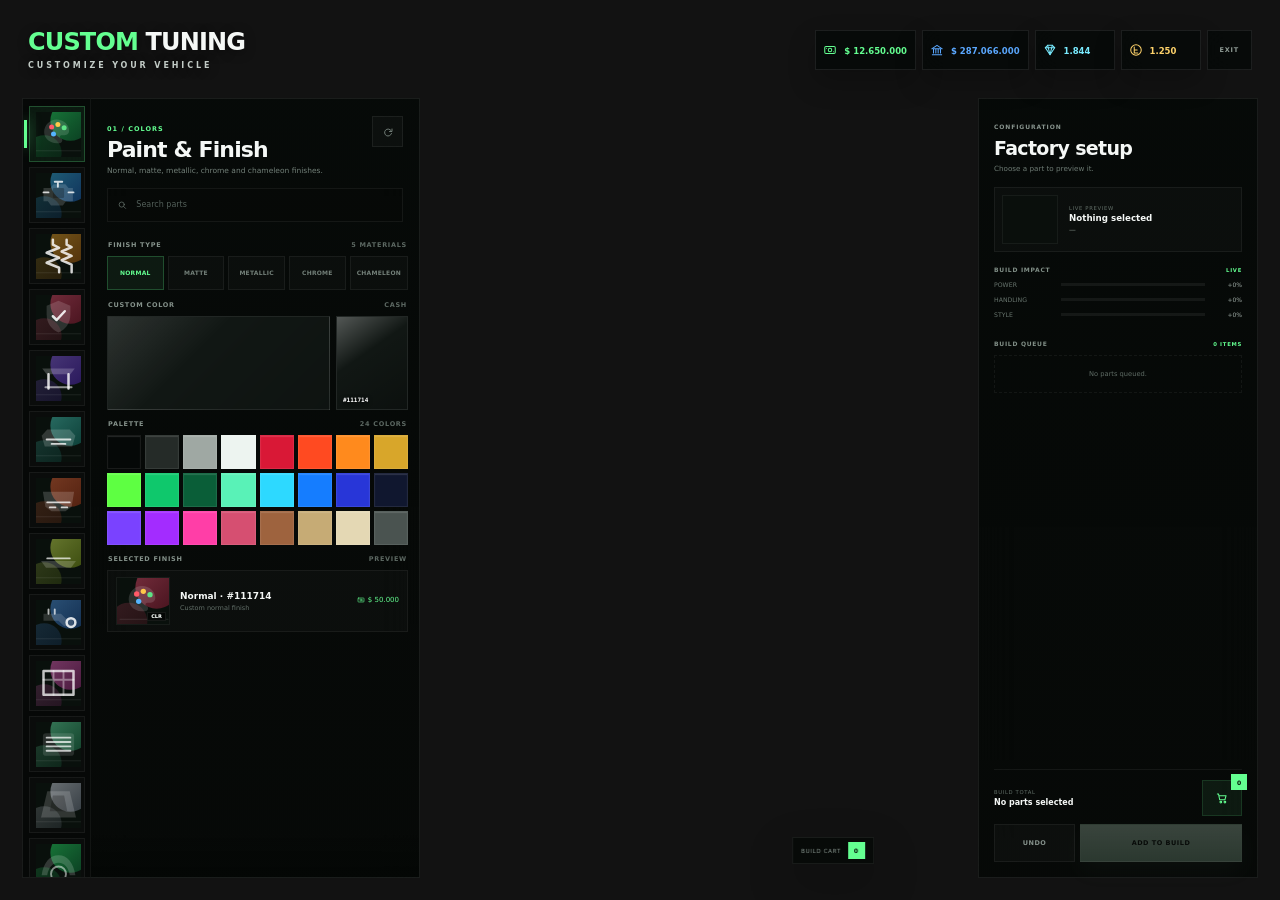
<file: index.html>
<!doctype html>
<html lang="en">
<head>
  <meta charset="UTF-8" />
  <meta name="viewport" content="width=device-width, initial-scale=1.0" />
  <meta name="color-scheme" content="dark" />
  <title>Custom Tuning UI</title>
  <link rel="stylesheet" href="style.css" />
</head>
<body>
  <svg class="svg-defs" aria-hidden="true">
    <symbol id="i-search" viewBox="0 0 24 24"><circle cx="11" cy="11" r="6"/><path d="m16 16 4 4"/></symbol>
    <symbol id="i-close" viewBox="0 0 24 24"><path d="m6 6 12 12M18 6 6 18"/></symbol>
    <symbol id="i-cart" viewBox="0 0 24 24"><path d="M4 5h2l2 10h9l2-7H7"/><circle cx="10" cy="19" r="1.5"/><circle cx="17" cy="19" r="1.5"/></symbol>
    <symbol id="i-cash" viewBox="0 0 24 24"><rect x="3" y="6" width="18" height="12" rx="2"/><circle cx="12" cy="12" r="3"/><path d="M6 9h.01M18 15h.01"/></symbol>
    <symbol id="i-bank" viewBox="0 0 24 24"><path d="m3 10 9-6 9 6"/><path d="M5 10h14M6 10v7M10 10v7M14 10v7M18 10v7M4 20h16"/></symbol>
    <symbol id="i-diamond" viewBox="0 0 24 24"><path d="m4 8 4-4h8l4 4-8 12L4 8Z"/><path d="m8 4 4 16 4-16M4 8h16"/></symbol>
    <symbol id="i-lei" viewBox="0 0 24 24"><circle cx="12" cy="12" r="9"/><path d="M9 7v10h6M9 12h5"/></symbol>
    <symbol id="i-reset" viewBox="0 0 24 24"><path d="M20 6v5h-5"/><path d="M18 9a7 7 0 1 0 1 6"/></symbol>
    <symbol id="i-check" viewBox="0 0 24 24"><path d="m5 12 4 4L19 6"/></symbol>
  </svg>

  <main id="app" class="app">
    <header class="hud-head">
      <div class="title-lockup">
        <b><span>CUSTOM</span> TUNING</b>
        <small>Customize your vehicle</small>
      </div>

      <div class="wallet" aria-label="Balances">
        <div class="wallet-chip cash"><svg><use href="#i-cash"/></svg><span><small>CASH</small><b id="cashBalance">$ 12.650.000</b></span></div>
        <div class="wallet-chip bank"><svg><use href="#i-bank"/></svg><span><small>BANK</small><b id="bankBalance">$ 287.066.000</b></span></div>
        <div class="wallet-chip diamond"><svg><use href="#i-diamond"/></svg><span><small>DIAMANTE</small><b id="diamondBalance">1.844</b></span></div>
        <div class="wallet-chip lei"><svg><use href="#i-lei"/></svg><span><small>LEI</small><b id="leiBalance">1.250</b></span></div>
        <button id="closeGui" class="exit-btn">EXIT</button>
      </div>
    </header>

    <section class="left-layout">
      <aside class="category-rail" id="categoryRail" aria-label="Tuning categories"></aside>

      <section class="parts-panel">
        <div class="parts-head">
          <div>
            <span id="categoryKicker">01 / COLORS</span>
            <h1 id="categoryTitle">Paint & Finish</h1>
            <p id="categoryDescription">Choose a finish and color.</p>
          </div>
          <button class="icon-btn" id="resetCategory" title="Reset category"><svg><use href="#i-reset"/></svg></button>
        </div>

        <label class="search-row">
          <svg><use href="#i-search"/></svg>
          <input id="searchInput" type="search" placeholder="Search parts" autocomplete="off" />
        </label>

        <div id="partsScroll" class="parts-scroll">
          <div id="partsContent"></div>
        </div>
        <div class="parts-fade"></div>
      </section>
    </section>

    <aside class="config-panel">
      <div class="config-head">
        <span>CONFIGURATION</span>
        <h2 id="selectedTitle">Factory setup</h2>
        <p id="selectedSubtitle">Choose a part to preview it.</p>
      </div>

      <div id="selectedPreview" class="selected-preview">
        <div id="selectedArt" class="selected-art"></div>
        <div>
          <small>LIVE PREVIEW</small>
          <b id="selectedName">Nothing selected</b>
          <span id="selectedPrice">—</span>
        </div>
      </div>

      <div class="impact-box">
        <div class="section-head"><span>BUILD IMPACT</span><small>LIVE</small></div>
        <div class="impact-row"><span>POWER</span><i><b id="impactPower"></b></i><em id="impactPowerText">+0%</em></div>
        <div class="impact-row"><span>HANDLING</span><i><b id="impactHandling"></b></i><em id="impactHandlingText">+0%</em></div>
        <div class="impact-row"><span>STYLE</span><i><b id="impactStyle"></b></i><em id="impactStyleText">+0%</em></div>
      </div>

      <div class="queue-box">
        <div class="section-head"><span>BUILD QUEUE</span><small id="buildCount">0 ITEMS</small></div>
        <div id="miniBuild" class="mini-build"><div class="mini-empty">No parts queued.</div></div>
      </div>

      <div class="config-bottom">
        <div class="build-total">
          <div><small>BUILD TOTAL</small><b id="buildTotal">No parts selected</b></div>
          <button id="openCart" class="cart-btn"><svg><use href="#i-cart"/></svg><span id="cartBadge">0</span></button>
        </div>
        <div class="action-row">
          <button id="undoPreview" class="ghost-btn">UNDO</button>
          <button id="addToBuild" class="add-btn" disabled>ADD TO BUILD</button>
        </div>
      </div>
    </aside>

    <section id="cartTarget" class="cart-stage" aria-label="Build cart">
      <canvas id="cartCanvas"></canvas>
      <div id="cartSlots" class="cart-slots"></div>
      <div class="cart-caption"><span>BUILD CART</span><b id="cart3dCount">0</b></div>
    </section>

    <aside id="cartDrawer" class="cart-drawer">
      <div class="drawer-head">
        <div><span>SHOPPING CART</span><h2>Your build</h2></div>
        <button id="closeCart" class="icon-btn"><svg><use href="#i-close"/></svg></button>
      </div>
      <div id="cartItems" class="cart-items"></div>
      <div id="cartEmpty" class="cart-empty">
        <svg><use href="#i-cart"/></svg>
        <b>Your cart is empty</b>
        <span>Add tuning parts from the list.</span>
      </div>
      <div class="cart-totals">
        <div><span>Cash</span><b id="totalCash">$ 0</b></div>
        <div><span>Diamante</span><b id="totalDiamonds">0 ◆</b></div>
        <div><span>Lei</span><b id="totalLei">0 L</b></div>
      </div>
      <button id="checkoutButton" class="checkout-btn" disabled>PAY & INSTALL <svg><use href="#i-check"/></svg></button>
      <button id="clearCart" class="clear-cart">Clear build</button>
    </aside>

    <div id="paymentLayer" class="payment-layer">
      <div class="payment-card">
        <span>PAYMENT IN PROGRESS</span>
        <b id="paymentModeLabel">CARD INSERT</b>
        <small>Menu locked until the animation finishes</small>
        <svg class="terminal-svg" viewBox="0 0 220 300">
          <g>
            <rect x="55" y="42" width="110" height="214" rx="18" fill="#202426" stroke="#3d65c7" stroke-width="4"/>
            <rect x="65" y="92" width="90" height="118" rx="7" fill="#101415" stroke="#080909" stroke-width="4"/>
            <rect x="64" y="56" width="92" height="27" rx="7" fill="#2c3133"/>
            <path d="M103 69c4-5 10-5 14 0M107 73c2-2 4-2 6 0" fill="none" stroke="#fff" stroke-width="2" stroke-linecap="round"/>
            <circle cx="110" cy="151" r="28" fill="#00bf63" class="pay-check-circle"/>
            <path d="m98 151 8 8 16-18" fill="none" stroke="#fff" stroke-width="5" stroke-linecap="round" stroke-linejoin="round" class="pay-check-mark"/>
          </g>
          <g class="pay-card">
            <rect x="65" y="225" width="96" height="58" rx="7" fill="#3993ff"/>
            <rect x="76" y="237" width="17" height="12" rx="3" fill="#eef4ff"/>
            <text x="77" y="263" font-size="8" fill="#fff" font-family="monospace">1234 5678 9012 3456</text>
            <text x="133" y="275" font-size="9" font-weight="800" fill="#fff" font-family="Arial">VISA</text>
          </g>
        </svg>
      </div>
    </div>

    <div id="closedScreen" class="closed-screen"><button id="reopenUi">OPEN TUNING UI</button></div>
    <div id="toastStack" class="toast-stack"></div>
  </main>

  <script src="app.js"></script>
</body>
</html>
</file>
<file: style.css>
:root{
  --ink:#f5f8f6;
  --muted:#93a09a;
  --muted2:#69756f;
  --green:#64ff91;
  --green2:#2bd968;
  --cyan:#79ebff;
  --blue:#5ba8ff;
  --gold:#ffd36b;
  --danger:#ff6c77;
  --panel:rgba(5,9,7,.84);
  --panel2:rgba(8,13,10,.72);
  --line:rgba(255,255,255,.10);
  --line2:rgba(255,255,255,.16);
  --ease:cubic-bezier(.2,.8,.2,1);
  --spring:cubic-bezier(.22,1,.36,1);
  --rail:68px;
  --parts:360px;
  --config:300px;
  font-family:Inter,ui-sans-serif,system-ui,-apple-system,BlinkMacSystemFont,"Segoe UI",sans-serif;
}
*{box-sizing:border-box}
html,body{margin:0;width:100%;height:100%;overflow:hidden;background:transparent!important;color:var(--ink)}
body{user-select:none}
button,input{font:inherit}
button{color:inherit}
button,input{outline:none}
button{border:0}
svg{width:1em;height:1em;fill:none;stroke:currentColor;stroke-width:1.75;stroke-linecap:round;stroke-linejoin:round}
.svg-defs{position:absolute;width:0;height:0;overflow:hidden}
.app{position:relative;width:100vw;height:100vh;overflow:hidden;background:transparent}
.app.locked{pointer-events:none}
.app.locked .payment-layer{pointer-events:auto}

.hud-head{
  position:absolute;z-index:50;left:28px;right:28px;top:20px;height:60px;
  display:flex;align-items:center;
}
.title-lockup{min-width:270px;text-shadow:0 2px 12px rgba(0,0,0,.45)}
.title-lockup b{display:block;font-size:28px;letter-spacing:-.035em;font-weight:900;line-height:1}
.title-lockup b span{color:var(--green)}
.title-lockup small{display:block;margin-top:7px;font-size:8px;letter-spacing:.36em;color:#c2cbc6;font-weight:700;text-transform:uppercase}
.wallet{margin-left:auto;display:flex;align-items:center;gap:6px}
.wallet-chip{
  min-width:94px;height:40px;padding:0 8px 0 7px;display:flex;align-items:center;gap:7px;
  background:rgba(5,9,7,.76);border:1px solid rgba(255,255,255,.085);
  box-shadow:0 12px 28px rgba(0,0,0,.22);backdrop-filter:blur(18px)
}
.wallet-chip>svg{width:14px;height:14px}
.wallet-chip small{display:block;font-size:5.5px;letter-spacing:.13em;color:#637069;font-weight:900}
.wallet-chip b{display:block;margin-top:2px;font-size:8.5px}
.wallet-chip.cash>svg,.wallet-chip.cash b{color:var(--green)}
.wallet-chip.bank>svg,.wallet-chip.bank b{color:var(--blue)}
.wallet-chip.diamond>svg,.wallet-chip.diamond b{color:var(--cyan)}
.wallet-chip.lei>svg,.wallet-chip.lei b{color:var(--gold)}
.exit-btn{
  height:40px;padding:0 12px;background:rgba(5,9,7,.76);border:1px solid rgba(255,255,255,.085);
  color:#8f9b95;font-size:6.5px;font-weight:900;letter-spacing:.12em;cursor:pointer;backdrop-filter:blur(18px)
}
.exit-btn:hover{color:#fff;border-color:rgba(255,255,255,.16)}

.left-layout{
  position:absolute;z-index:30;left:22px;top:98px;bottom:22px;
  display:grid;grid-template-columns:var(--rail) var(--parts);
  animation:leftIn .55s var(--spring) both
}
@keyframes leftIn{from{opacity:0;transform:translateX(-18px)}to{opacity:1;transform:none}}
.category-rail{
  background:rgba(4,7,5,.82);border:1px solid rgba(255,255,255,.08);border-right:0;
  padding:7px 5px;overflow:auto;scrollbar-width:none;backdrop-filter:blur(18px)
}
.category-rail::-webkit-scrollbar{display:none}
.category-btn{
  width:56px;height:56px;margin:0 auto 5px;display:grid;place-items:center;position:relative;cursor:pointer;
  color:#8a9690;background:rgba(255,255,255,.018);border:1px solid rgba(255,255,255,.055);
  transition:.2s var(--ease);overflow:visible
}
.category-btn::before{
  content:"";position:absolute;left:-6px;top:50%;width:3px;height:0;transform:translateY(-50%);
  background:var(--green);box-shadow:0 0 14px rgba(100,255,145,.6);transition:.2s var(--ease)
}
.category-btn::after{
  content:attr(data-label);position:absolute;z-index:100;left:64px;top:50%;transform:translateY(-50%) translateX(-5px);
  padding:7px 9px;white-space:nowrap;background:rgba(3,6,4,.94);border:1px solid rgba(255,255,255,.08);
  color:#dce5e0;font-size:7px;font-weight:900;letter-spacing:.08em;text-transform:uppercase;
  opacity:0;pointer-events:none;transition:.15s var(--ease)
}
.category-btn:hover::after{opacity:1;transform:translateY(-50%)}
.category-btn:hover{border-color:rgba(255,255,255,.14);background:rgba(255,255,255,.04);color:#fff}
.category-btn.active{border-color:rgba(100,255,145,.24);background:rgba(100,255,145,.075);color:var(--green)}
.category-btn.active::before{height:28px}
.category-art-mini{width:45px;height:45px;display:grid;place-items:center;overflow:hidden}
.category-art-mini svg{width:45px;height:45px;stroke:none}

.parts-panel{
  position:relative;display:flex;flex-direction:column;min-width:0;overflow:hidden;
  background:linear-gradient(180deg,rgba(5,9,7,.88),rgba(4,7,5,.80));border:1px solid rgba(255,255,255,.08);
  border-left-color:rgba(255,255,255,.045);backdrop-filter:blur(20px)
}
.parts-head{display:flex;align-items:flex-start;gap:12px;padding:17px 16px 11px}
.parts-head span{font-size:6.5px;color:var(--green);font-weight:900;letter-spacing:.16em}
.parts-head h1{margin:4px 0 5px;font-size:22px;letter-spacing:-.04em;line-height:1}
.parts-head p{margin:0;font-size:7.5px;line-height:1.45;color:#738079;max-width:255px}
.icon-btn{
  width:31px;height:31px;display:grid;place-items:center;margin-left:auto;background:rgba(255,255,255,.025);
  border:1px solid rgba(255,255,255,.065);color:#7e8b84;cursor:pointer;transition:.18s var(--ease)
}
.icon-btn:hover{color:#fff;background:rgba(255,255,255,.05);border-color:rgba(255,255,255,.12)}
.icon-btn svg{width:12px;height:12px}
.search-row{
  height:34px;margin:0 16px 10px;display:flex;align-items:center;gap:7px;padding:0 9px;
  border:1px solid rgba(255,255,255,.06);background:rgba(0,0,0,.12)
}
.search-row svg{width:11px;color:#66736c}
.search-row input{width:100%;border:0;background:transparent;color:#e0e7e3;font-size:8px}
.search-row input::placeholder{color:#53605a}
.parts-scroll{flex:1;min-height:0;overflow:auto;padding:0 11px 44px 16px;scrollbar-width:thin;scrollbar-color:rgba(100,255,145,.18) transparent}
.parts-scroll::-webkit-scrollbar{width:4px}.parts-scroll::-webkit-scrollbar-thumb{background:rgba(100,255,145,.18)}
.parts-fade{position:absolute;left:0;right:0;bottom:0;height:48px;background:linear-gradient(transparent,rgba(4,7,5,.92));pointer-events:none}
.section-label{display:flex;align-items:center;justify-content:space-between;margin:9px 1px 7px;font-size:6.5px;color:#85928b;font-weight:900;letter-spacing:.11em;text-transform:uppercase}
.section-label span:last-child{color:#5d6963}

.option-list{display:flex;flex-direction:column;gap:5px}
.option-card{
  position:relative;min-height:62px;display:grid;grid-template-columns:55px minmax(0,1fr) auto;align-items:center;gap:9px;
  padding:6px 8px;background:rgba(255,255,255,.018);border:1px solid rgba(255,255,255,.06);cursor:pointer;overflow:hidden;
  transition:transform .18s var(--ease),border-color .18s var(--ease),background .18s var(--ease),box-shadow .18s var(--ease)
}
.option-card:hover{transform:translateX(3px);border-color:rgba(255,255,255,.13);background:rgba(255,255,255,.035)}
.option-card.selected{border-color:rgba(100,255,145,.28);background:linear-gradient(90deg,rgba(100,255,145,.08),rgba(100,255,145,.018));box-shadow:inset 3px 0 0 var(--green)}
.option-card.premium{border-color:rgba(255,211,107,.17);background:linear-gradient(90deg,rgba(255,211,107,.055),rgba(255,255,255,.012))}
.option-thumb{width:54px;height:48px;position:relative;display:grid;place-items:center;overflow:hidden;background:#0a0f0c;border:1px solid rgba(255,255,255,.055)}
.option-thumb svg{width:54px;height:48px;stroke:none}
.thumb-code{
  position:absolute;right:3px;bottom:3px;padding:1px 3px;background:rgba(3,6,4,.82);border:1px solid rgba(255,255,255,.07);
  color:#eff5f1;font-size:4.8px;font-weight:950;letter-spacing:.04em
}
.option-copy{min-width:0}
.option-copy b{display:flex;align-items:center;gap:5px;font-size:9px}
.option-copy small{display:block;margin-top:3px;color:#65726b;font-size:6.5px;white-space:nowrap;overflow:hidden;text-overflow:ellipsis}
.option-price{text-align:right;font-size:7px;color:#abb5b0}
.price{display:inline-flex;align-items:center;gap:3px}.price svg{width:8px;height:8px}.price.cash{color:var(--green)}.price.diamond{color:var(--cyan)}.price.lei{color:var(--gold)}
.multi-price{display:flex;gap:5px;justify-content:flex-end}
.badge{padding:2px 4px;font-size:5px!important;letter-spacing:.08em;border:1px solid rgba(100,255,145,.15);background:rgba(100,255,145,.06);color:var(--green);font-weight:900}
.badge.gold{border-color:rgba(255,211,107,.20);background:rgba(255,211,107,.07);color:var(--gold)}

.gold-rain{position:absolute;inset:0;pointer-events:none;overflow:hidden}
.gold-rain i{position:absolute;top:-10px;width:3px;height:6px;background:linear-gradient(#fff4ad,#d49c27);opacity:0;animation:goldFall var(--dur,2s) linear infinite;animation-delay:var(--delay,0s);left:var(--x,50%)}
@keyframes goldFall{0%{transform:translateY(-10px) rotate(0);opacity:0}12%{opacity:.95}100%{transform:translateY(90px) rotate(250deg);opacity:0}}

.finish-tabs{display:grid;grid-template-columns:repeat(5,1fr);gap:4px;margin-bottom:11px}
.finish-tab{height:34px;background:rgba(255,255,255,.018);border:1px solid rgba(255,255,255,.06);color:#74817a;cursor:pointer;font-size:6px;font-weight:900;text-transform:uppercase;letter-spacing:.04em}
.finish-tab:hover{color:#fff;background:rgba(255,255,255,.04)}
.finish-tab.active{color:var(--green);border-color:rgba(100,255,145,.23);background:rgba(100,255,145,.065)}
.finish-tab.premium.active{color:var(--gold);border-color:rgba(255,211,107,.22);background:rgba(255,211,107,.055)}
.color-workbench{display:grid;grid-template-columns:1fr 72px;gap:6px;margin-bottom:10px}
.color-picker{height:94px;border:1px solid rgba(255,255,255,.07);background:linear-gradient(135deg,rgba(255,255,255,.12),transparent 40%,rgba(0,0,0,.16)),var(--pick);position:relative;overflow:hidden}
.color-picker input{position:absolute;inset:0;width:100%;height:100%;opacity:0;cursor:crosshair}
.color-value{position:relative;background:var(--pick);border:1px solid rgba(255,255,255,.07);overflow:hidden}
.color-value::after{content:"";position:absolute;inset:0;background:linear-gradient(145deg,rgba(255,255,255,.28),transparent 40%,rgba(0,0,0,.3))}
.color-value code{position:absolute;left:6px;bottom:6px;z-index:2;color:#fff;font:700 6px ui-monospace,monospace;text-shadow:0 1px 4px #000}
.swatch-grid{display:grid;grid-template-columns:repeat(8,1fr);gap:4px;margin-bottom:10px}
.swatch{aspect-ratio:1;border:1px solid rgba(255,255,255,.08);background:var(--swatch);cursor:pointer;box-shadow:inset 0 1px 1px rgba(255,255,255,.13);transition:.15s var(--ease)}
.swatch:hover{transform:translateY(-2px) scale(1.03)}.swatch.active{box-shadow:0 0 0 2px rgba(100,255,145,.75)}
.swatch.rainbow{background:conic-gradient(#ff4747,#ffd64b,#6aff73,#43dcff,#6f65ff,#ff49cf,#ff4747)}
.stage-grid{display:grid;grid-template-columns:1fr 1fr;gap:5px}
.stage-card{min-height:88px;padding:10px;position:relative;overflow:hidden;background:rgba(255,255,255,.018);border:1px solid rgba(255,255,255,.06);cursor:pointer;transition:.18s var(--ease)}
.stage-card:hover{transform:translateY(-2px);border-color:rgba(255,255,255,.13)}
.stage-card.selected{border-color:rgba(100,255,145,.26);background:rgba(100,255,145,.045)}
.stage-card.premium{grid-column:1/-1;min-height:100px;border-color:rgba(255,211,107,.18);background:linear-gradient(110deg,rgba(255,211,107,.055),rgba(255,255,255,.014))}
.stage-card small{font-size:5.5px;letter-spacing:.12em;color:#69766f;font-weight:900}
.stage-card h3{font-size:11px;margin:4px 0 4px}.stage-card p{font-size:6.7px;color:#6a7770;line-height:1.4;margin:0;max-width:74%}.stage-price{position:absolute;right:9px;bottom:9px}
.empty-options{padding:24px 10px;text-align:center;color:#64716a;font-size:7px}.empty-options b{display:block;color:#a7b2ac;font-size:9px;margin-bottom:4px}

.config-panel{
  position:absolute;z-index:32;right:22px;top:98px;bottom:22px;width:var(--config);
  padding:15px;background:linear-gradient(180deg,rgba(5,9,7,.86),rgba(4,7,5,.82));border:1px solid rgba(255,255,255,.08);
  backdrop-filter:blur(20px);display:flex;flex-direction:column;animation:rightIn .55s .06s var(--spring) both
}
@keyframes rightIn{from{opacity:0;transform:translateX(18px)}to{opacity:1;transform:none}}
.config-head>span{font-size:6px;color:#89958f;font-weight:900;letter-spacing:.15em}.config-head h2{margin:4px 0 5px;font-size:19px;letter-spacing:-.035em}.config-head p{margin:0;font-size:7.2px;line-height:1.4;color:#6d7a73}
.selected-preview{margin-top:13px;display:grid;grid-template-columns:58px 1fr;gap:9px;align-items:center;padding:7px;background:rgba(255,255,255,.018);border:1px solid rgba(255,255,255,.06);position:relative;overflow:hidden}
.selected-art{width:56px;height:49px;background:#0a0f0c;border:1px solid rgba(255,255,255,.055);display:grid;place-items:center;overflow:hidden}
.selected-art svg{width:56px;height:49px;stroke:none}.selected-preview small{display:block;font-size:5.3px;color:#637069;letter-spacing:.12em}.selected-preview b{display:block;font-size:8.7px;margin-top:2px}.selected-preview span{display:block;font-size:6.8px;color:#8a9790;margin-top:3px}
.impact-box,.queue-box{margin-top:14px}.section-head{display:flex;align-items:center;justify-content:space-between;margin-bottom:8px;font-size:6px;color:#829088;font-weight:900;letter-spacing:.12em}.section-head small{font-size:5.3px;color:var(--green)}
.impact-row{display:grid;grid-template-columns:60px 1fr 30px;align-items:center;gap:7px;margin:8px 0;font-size:6.2px;color:#68756e}.impact-row i{height:3px;background:rgba(255,255,255,.06);overflow:hidden}.impact-row i b{display:block;height:100%;width:0;background:var(--green);box-shadow:0 0 8px rgba(100,255,145,.45);transition:width .35s var(--ease)}.impact-row em{font-style:normal;text-align:right;font-size:6px;color:#9da9a3}
.queue-box{min-height:0}.mini-build{max-height:190px;overflow:auto;scrollbar-width:none;display:flex;flex-direction:column;gap:4px}.mini-build::-webkit-scrollbar{display:none}
.mini-item{display:flex;align-items:center;justify-content:space-between;padding:6px 7px;background:rgba(255,255,255,.016);border:1px solid rgba(255,255,255,.045);font-size:6.5px;color:#aeb8b3}.mini-item span:last-child{color:#65726c}
.mini-empty{padding:14px 8px;text-align:center;border:1px dashed rgba(255,255,255,.05);color:#5f6c65;font-size:6.7px}
.config-bottom{margin-top:auto;border-top:1px solid rgba(255,255,255,.055);padding-top:10px}
.build-total{display:flex;align-items:center;justify-content:space-between}.build-total small{display:block;font-size:5.3px;color:#64716a;letter-spacing:.12em}.build-total b{display:block;margin-top:3px;font-size:8px}
.cart-btn{width:40px;height:36px;display:grid;place-items:center;position:relative;background:rgba(100,255,145,.065);border:1px solid rgba(100,255,145,.13);color:var(--green);cursor:pointer}.cart-btn svg{width:14px}.cart-btn span{position:absolute;right:-6px;top:-7px;min-width:16px;height:16px;padding:0 4px;background:var(--green);color:#061009;font-size:6px;font-weight:900;display:grid;place-items:center}
.action-row{display:grid;grid-template-columns:.7fr 1.4fr;gap:5px;margin-top:8px}.ghost-btn,.add-btn,.checkout-btn{height:38px;font-size:6.5px;font-weight:900;letter-spacing:.08em;text-transform:uppercase;cursor:pointer;transition:.18s var(--ease)}
.ghost-btn{background:rgba(255,255,255,.022);border:1px solid rgba(255,255,255,.06);color:#85918b}.ghost-btn:hover{color:#fff;background:rgba(255,255,255,.045)}
.add-btn,.checkout-btn{background:linear-gradient(180deg,#78ffa2,#31da69);border:1px solid rgba(100,255,145,.35);color:#061009;box-shadow:0 10px 24px rgba(49,218,105,.15)}
.add-btn:hover:not(:disabled),.checkout-btn:hover:not(:disabled){transform:translateY(-1px);box-shadow:0 13px 28px rgba(49,218,105,.22)}.add-btn:disabled,.checkout-btn:disabled{opacity:.27;cursor:not-allowed;filter:saturate(.25)}

.cart-stage{
  position:absolute;z-index:20;right:calc(var(--config) + 52px);bottom:36px;width:230px;height:190px;
  pointer-events:none;filter:drop-shadow(0 18px 22px rgba(0,0,0,.28))
}
#cartCanvas{position:absolute;inset:0;width:230px;height:185px;background:transparent}
.cart-slots{position:absolute;left:71px;top:66px;width:90px;height:68px;pointer-events:none}
.cart-drop-chip{
  position:absolute;left:var(--x);top:var(--y);width:30px;height:20px;transform:translate(-50%,-50%) rotate(var(--r));
  background:linear-gradient(145deg,rgba(255,255,255,.14),rgba(100,255,145,.06));border:1px solid rgba(100,255,145,.22);
  color:#dff7e7;display:grid;place-items:center;font-size:4.8px;font-weight:950;opacity:.9
}
.cart-caption{position:absolute;left:50%;bottom:0;transform:translateX(-50%);height:27px;padding:0 8px;display:flex;align-items:center;gap:7px;background:rgba(5,9,7,.82);border:1px solid rgba(255,255,255,.07);backdrop-filter:blur(12px);font-size:5.7px;color:#8b9891;letter-spacing:.1em;white-space:nowrap}
.cart-caption b{min-width:17px;height:17px;padding:0 4px;background:var(--green);color:#061009;display:grid;place-items:center;font-size:6px}
.cart-stage.impact{animation:cartImpact .42s var(--spring)}
@keyframes cartImpact{0%{transform:none}35%{transform:translateY(2px) scale(.985)}70%{transform:translateY(-2px) scale(1.01)}100%{transform:none}}

.fly-part{
  position:fixed!important;z-index:180!important;margin:0!important;pointer-events:none!important;
  transform-origin:center!important;box-shadow:0 24px 60px rgba(0,0,0,.48)!important
}
.fly-spark{position:fixed;z-index:190;width:4px;height:4px;background:var(--green);box-shadow:0 0 9px rgba(100,255,145,.8);pointer-events:none;animation:spark .52s var(--ease) forwards}
.fly-spark.gold{background:var(--gold);box-shadow:0 0 9px rgba(255,211,107,.85)}
@keyframes spark{to{transform:translate(var(--sx),var(--sy)) scale(0);opacity:0}}

.cart-drawer{
  position:absolute;z-index:80;right:22px;top:98px;bottom:22px;width:360px;padding:15px;background:rgba(4,7,5,.94);border:1px solid rgba(255,255,255,.08);
  backdrop-filter:blur(24px);display:flex;flex-direction:column;transform:translateX(calc(100% + 30px));opacity:0;pointer-events:none;transition:.36s var(--spring)
}
.cart-drawer.open{transform:none;opacity:1;pointer-events:auto}
.drawer-head{display:flex;align-items:flex-start}.drawer-head span{font-size:6px;color:var(--green);font-weight:900;letter-spacing:.15em}.drawer-head h2{font-size:18px;margin:4px 0 0}.drawer-head .icon-btn{margin-left:auto}
.cart-items{display:flex;flex-direction:column;gap:5px;margin-top:13px;overflow:auto;scrollbar-width:none}.cart-items::-webkit-scrollbar{display:none}
.cart-item{display:grid;grid-template-columns:48px 1fr auto 18px;gap:7px;align-items:center;padding:6px;background:rgba(255,255,255,.016);border:1px solid rgba(255,255,255,.05)}
.cart-item-art{width:46px;height:40px;background:#0a0f0c;overflow:hidden}.cart-item-art svg{width:46px;height:40px;stroke:none}.cart-item b{font-size:8px}.cart-item small{display:block;margin-top:2px;font-size:6px;color:#65726b}.cart-item-price{font-size:6.5px;color:#aab5af}.remove-item{background:transparent;color:#66736c;cursor:pointer;display:grid;place-items:center}.remove-item:hover{color:var(--danger)}.remove-item svg{width:10px}
.cart-empty{margin:auto;text-align:center;color:#64716a}.cart-empty.hidden{display:none}.cart-empty svg{width:24px;height:24px;margin-bottom:8px}.cart-empty b{display:block;font-size:8.5px;color:#a5b0aa}.cart-empty span{display:block;margin-top:4px;font-size:6.5px}
.cart-totals{margin-top:auto;border-top:1px solid rgba(255,255,255,.055);padding-top:10px;display:flex;flex-direction:column;gap:6px}.cart-totals div{display:flex;justify-content:space-between;font-size:6.5px;color:#6d7973}.cart-totals b{font-size:7.5px;color:#d9e2dd}
.checkout-btn{margin-top:10px;width:100%;display:flex;align-items:center;justify-content:center;gap:5px}.checkout-btn svg{width:10px}.clear-cart{height:29px;background:transparent;color:#637069;cursor:pointer;font-size:6px;font-weight:900;letter-spacing:.08em;text-transform:uppercase}.clear-cart:hover{color:#a7b2ac}

.payment-layer{
  position:absolute;z-index:140;inset:0;display:grid;place-items:center;background:rgba(0,0,0,.22);backdrop-filter:blur(4px);
  opacity:0;pointer-events:none;transition:.2s var(--ease)
}
.payment-layer.show{opacity:1;pointer-events:auto}
.payment-card{text-align:center;width:260px}.payment-card>span{display:block;font-size:6px;color:var(--green);font-weight:900;letter-spacing:.16em}.payment-card>b{display:block;font-size:13px;margin-top:4px}.payment-card>small{display:block;margin-top:3px;color:#7e8b84;font-size:6.5px}
.terminal-svg{width:200px;height:275px;margin-top:5px;overflow:visible;filter:drop-shadow(0 18px 28px rgba(0,0,0,.35))}
.pay-check-circle,.pay-check-mark{opacity:0;transform-origin:110px 151px}
.payment-layer.playing .pay-check-circle,.payment-layer.playing .pay-check-mark{animation:checkPop .34s 1s var(--spring) forwards}
@keyframes checkPop{from{opacity:0;transform:scale(.55)}to{opacity:1;transform:scale(1)}}
.payment-layer.mode-insert .pay-card{animation:payInsert 1.7s var(--spring) both}
.payment-layer.mode-swipe .pay-card{animation:paySwipe 1.7s var(--spring) both}
.payment-layer.mode-tap .pay-card{animation:payTap 1.75s var(--spring) both}
@keyframes payInsert{0%{transform:translate(0,82px) rotate(90deg);opacity:0}12%{opacity:1}55%{transform:translate(0,30px) rotate(90deg)}100%{transform:translate(0,64px) rotate(90deg);opacity:.85}}
@keyframes paySwipe{0%{transform:translate(95px,48px) rotate(90deg);opacity:0}10%{opacity:1}42%{transform:translate(90px,-5px) rotate(90deg)}76%{transform:translate(90px,-56px) rotate(90deg)}100%{transform:translate(100px,-90px) rotate(90deg);opacity:0}}
@keyframes payTap{0%{transform:translate(78px,-96px) rotate(-18deg);opacity:0}12%{opacity:1}55%{transform:translate(27px,-38px) rotate(-18deg)}70%{transform:translate(22px,-32px) rotate(-16deg)}100%{transform:translate(52px,-80px) rotate(-18deg);opacity:.9}}
.app.closing .hud-head,.app.closing .left-layout,.app.closing .config-panel,.app.closing .cart-stage{animation:uiOut .4s var(--ease) forwards}
@keyframes uiOut{to{opacity:0;transform:scale(.985);filter:blur(6px)}}
.closed-screen{position:absolute;z-index:160;inset:0;display:grid;place-items:center;opacity:0;pointer-events:none}
.app.closed .closed-screen{opacity:1;pointer-events:auto}.closed-screen button{height:36px;padding:0 13px;background:rgba(5,9,7,.84);border:1px solid rgba(255,255,255,.08);color:#a9b4ae;font-size:6px;font-weight:900;letter-spacing:.1em;cursor:pointer;backdrop-filter:blur(14px)}
.app.closed>.hud-head,.app.closed>.left-layout,.app.closed>.config-panel,.app.closed>.cart-stage,.app.closed>.cart-drawer{opacity:0;pointer-events:none}

.toast-stack{position:absolute;z-index:200;right:24px;top:92px;display:flex;flex-direction:column;align-items:flex-end;gap:6px;pointer-events:none}
.toast{min-width:200px;max-width:280px;padding:9px 10px;background:rgba(4,7,5,.92);border:1px solid rgba(255,255,255,.07);box-shadow:0 14px 30px rgba(0,0,0,.34);backdrop-filter:blur(14px);font-size:7px;color:#c8d2cd;animation:toastIn .25s var(--spring) both}.toast b{color:var(--green)}
@keyframes toastIn{from{opacity:0;transform:translateX(10px)}to{opacity:1;transform:none}}

@media(max-width:1380px){
  :root{--parts:330px;--config:280px}
  .wallet-chip{min-width:80px}.wallet-chip small{display:none}.title-lockup b{font-size:24px}
}
@media(max-width:1160px){
  :root{--parts:300px;--config:260px}
  .wallet-chip.bank{display:none}.left-layout{left:14px}.config-panel{right:14px}.hud-head{left:18px;right:18px}
  .cart-stage{right:calc(var(--config) + 32px)}
}
@media(prefers-reduced-motion:reduce){
  *,*::before,*::after{animation-duration:.01ms!important;animation-iteration-count:1!important;transition-duration:.01ms!important}
}
</file>
